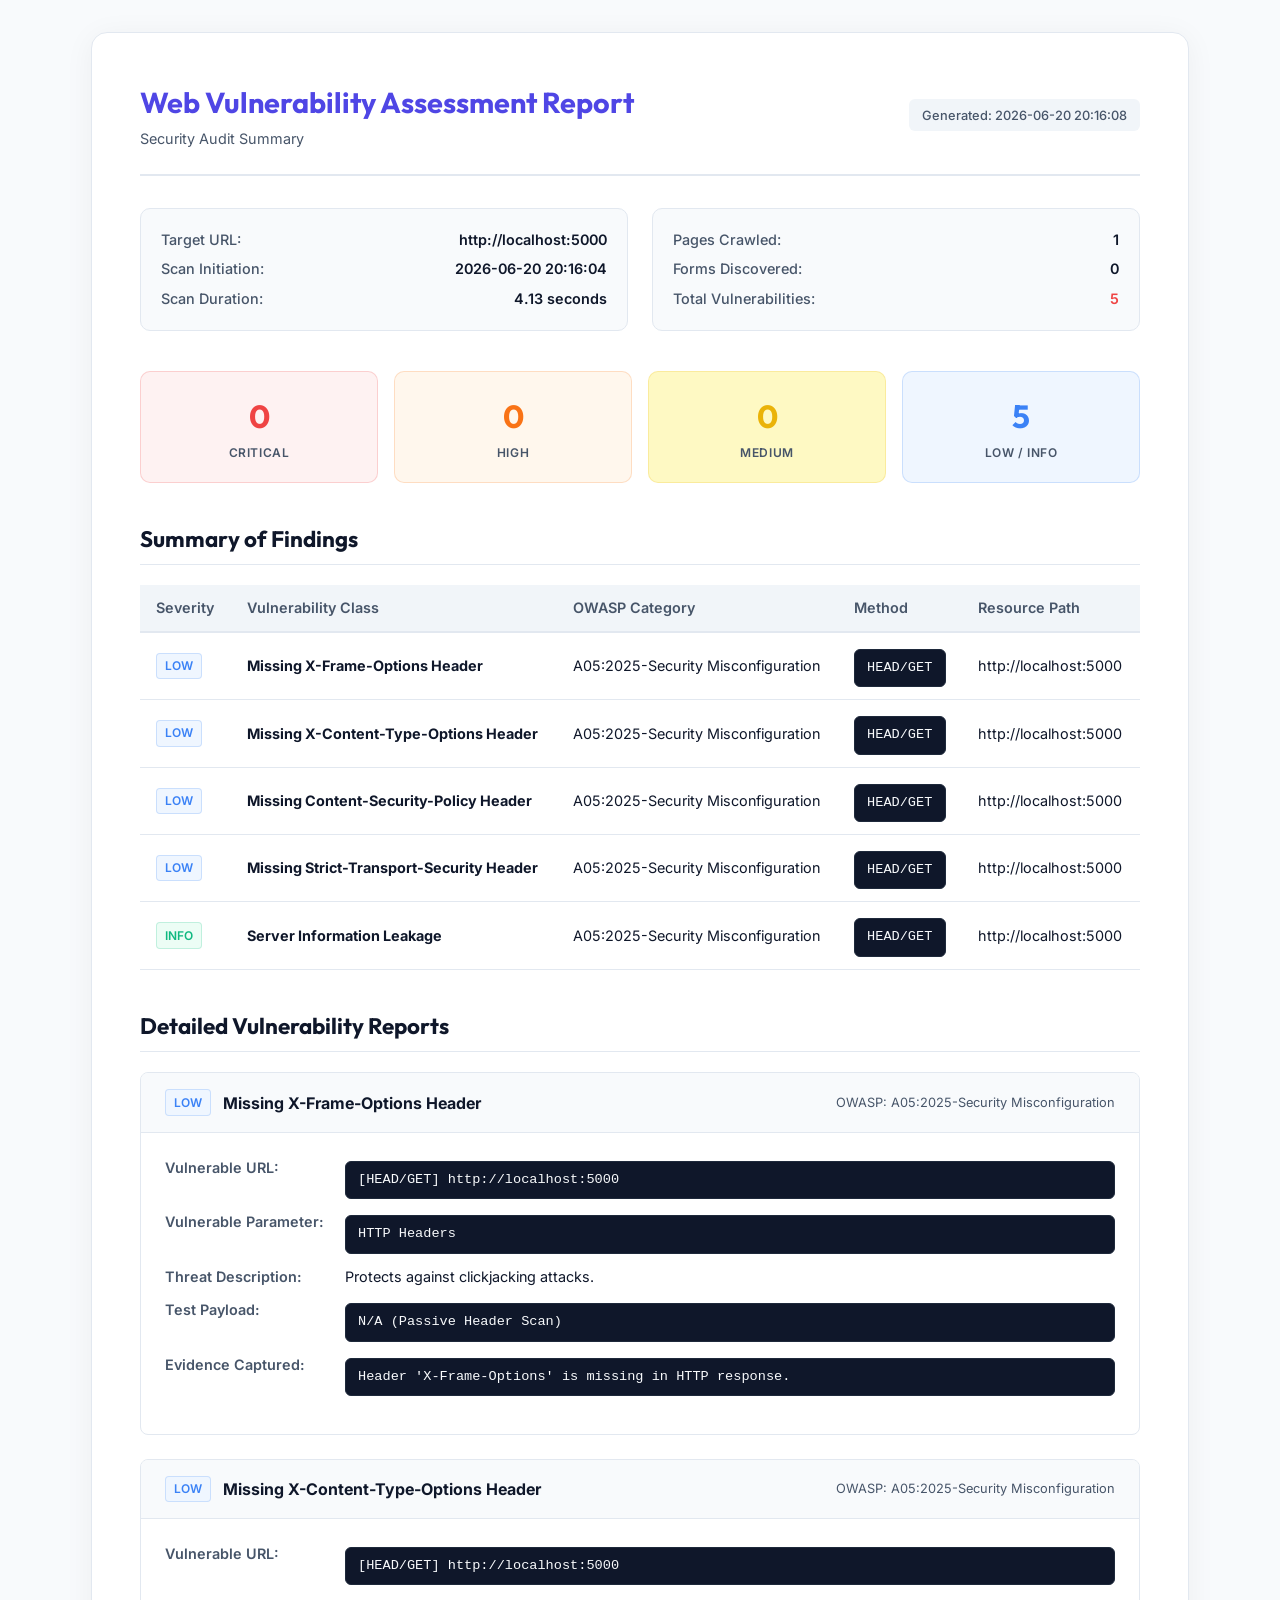
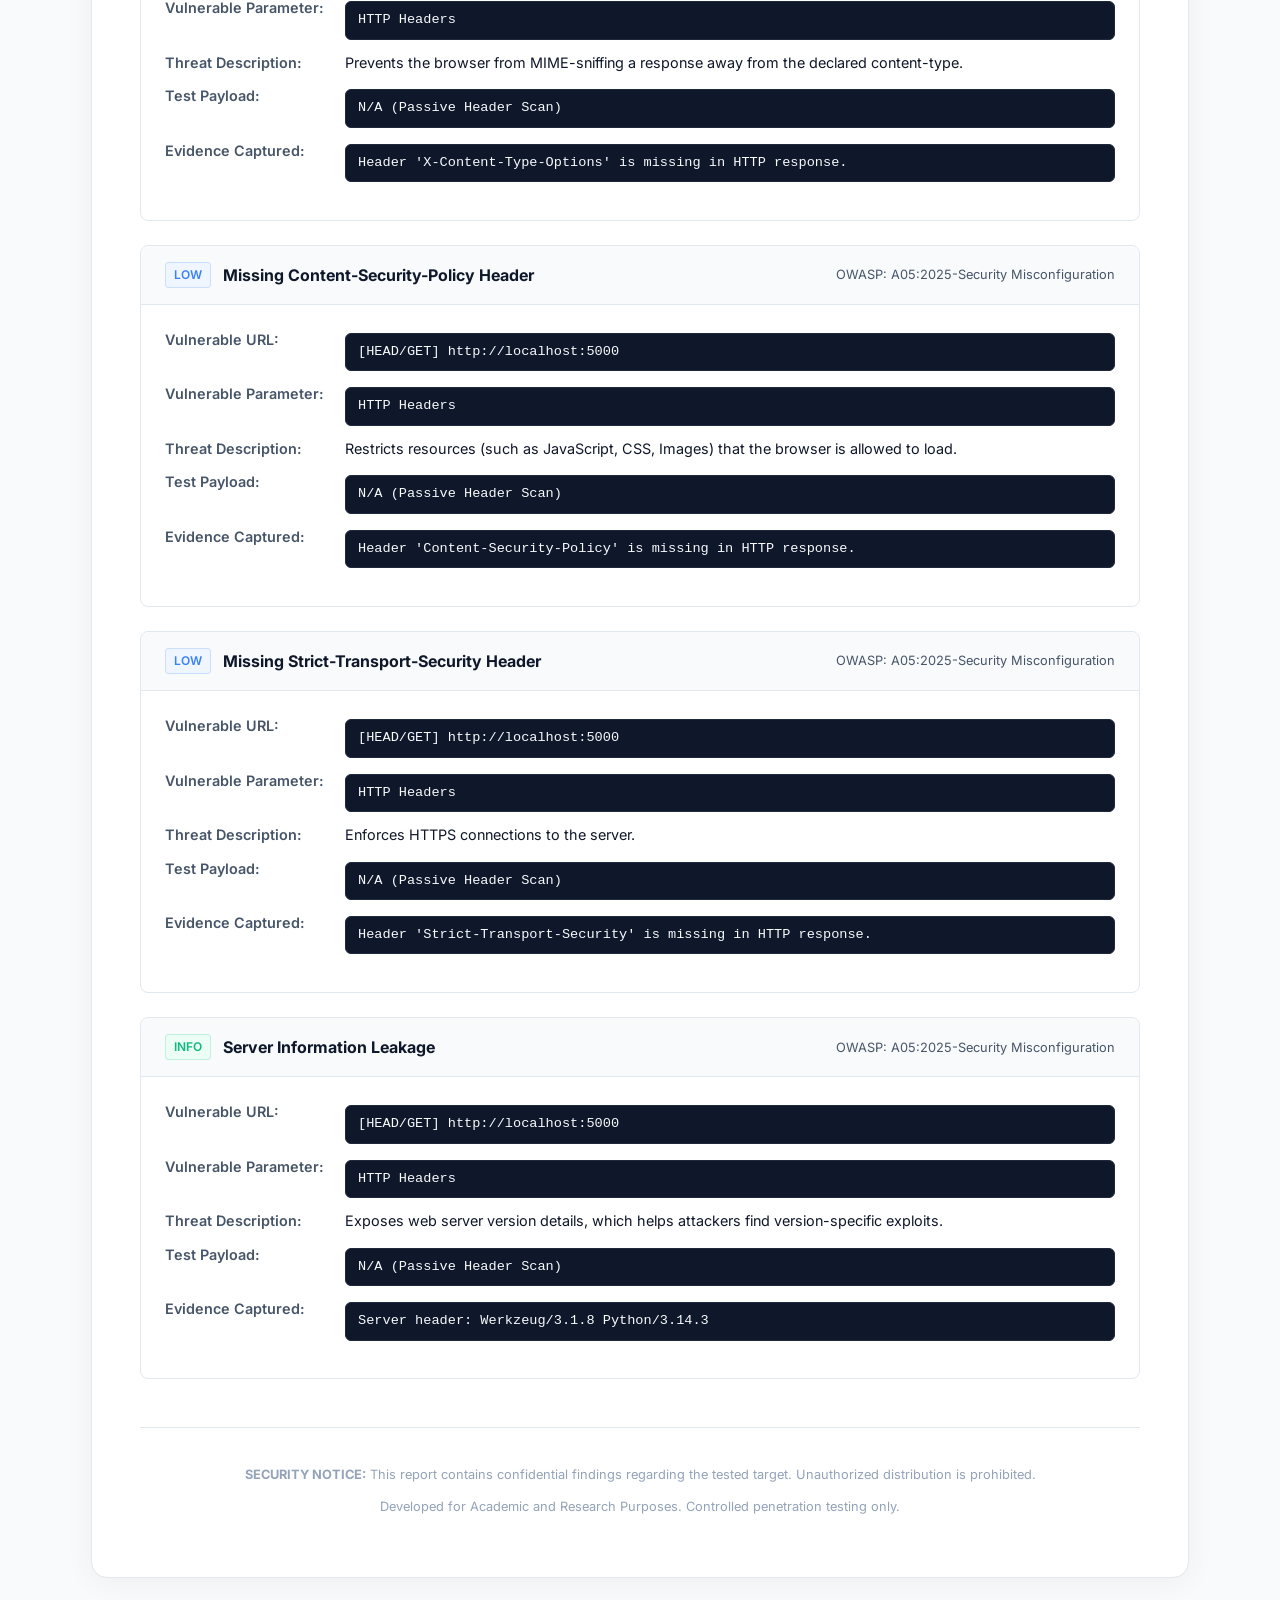
<file: Task-07/reports/scan_report_20260620_201608.html>
<!DOCTYPE html>
<html lang="en">
<head>
    <meta charset="UTF-8">
    <meta name="viewport" content="width=device-width, initial-scale=1.0">
    <title>Security Scan Report - http://localhost:5000</title>
    <style>
        @import url('https://fonts.googleapis.com/css2?family=Inter:wght@300;400;500;600;700&family=Outfit:wght@400;500;600;700&display=swap');
        
        :root {
            --bg-base: #f8fafc;
            --text-primary: #0f172a;
            --text-secondary: #475569;
            --text-muted: #94a3b8;
            --border-color: #e2e8f0;
            
            --color-critical: #ef4444;
            --color-critical-bg: #fef2f2;
            --color-high: #f97316;
            --color-high-bg: #fff7ed;
            --color-medium: #eab308;
            --color-medium-bg: #fef9c3;
            --color-low: #3b82f6;
            --color-low-bg: #eff6ff;
            --color-info: #10b981;
            --color-info-bg: #ecfdf5;
            
            --primary: #4f46e5;
        }

        body {
            font-family: 'Inter', sans-serif;
            background-color: var(--bg-base);
            color: var(--text-primary);
            margin: 0;
            padding: 2rem;
            line-height: 1.5;
        }

        .report-container {
            max-width: 1000px;
            margin: 0 auto;
            background: white;
            border-radius: 16px;
            box-shadow: 0 4px 30px rgba(0, 0, 0, 0.05);
            border: 1px solid var(--border-color);
            padding: 3rem;
        }

        header {
            display: flex;
            justify-content: space-between;
            align-items: center;
            border-bottom: 2px solid var(--border-color);
            padding-bottom: 1.5rem;
            margin-bottom: 2rem;
        }

        .logo-title h1 {
            font-family: 'Outfit', sans-serif;
            font-size: 1.8rem;
            margin: 0;
            color: var(--primary);
        }

        .logo-title p {
            margin: 0.25rem 0 0 0;
            color: var(--text-secondary);
            font-size: 0.9rem;
        }

        .badge-generation {
            background: #f1f5f9;
            color: var(--text-secondary);
            padding: 0.4rem 0.8rem;
            border-radius: 6px;
            font-size: 0.8rem;
            font-weight: 500;
        }

        .meta-grid {
            display: grid;
            grid-template-columns: repeat(2, 1fr);
            gap: 1.5rem;
            margin-bottom: 2.5rem;
        }

        .meta-card {
            background: #f8fafc;
            border: 1px solid var(--border-color);
            border-radius: 10px;
            padding: 1.25rem;
        }

        .meta-row {
            display: flex;
            justify-content: space-between;
            margin-bottom: 0.5rem;
            font-size: 0.9rem;
        }

        .meta-row:last-child {
            margin-bottom: 0;
        }

        .meta-label {
            font-weight: 500;
            color: var(--text-secondary);
        }

        .meta-value {
            font-weight: 600;
            color: var(--text-primary);
            word-break: break-all;
        }

        .stats-summary {
            display: flex;
            gap: 1rem;
            margin-bottom: 2.5rem;
        }

        .stat-card {
            flex: 1;
            padding: 1.25rem;
            border-radius: 10px;
            text-align: center;
            border: 1px solid var(--border-color);
        }

        .stat-val {
            font-family: 'Outfit', sans-serif;
            font-size: 2rem;
            font-weight: 700;
            margin-bottom: 0.25rem;
        }

        .stat-lbl {
            font-size: 0.75rem;
            text-transform: uppercase;
            letter-spacing: 0.05em;
            color: var(--text-secondary);
            font-weight: 600;
        }

        .stat-card.critical { background: var(--color-critical-bg); border-color: rgba(239, 68, 68, 0.2); color: var(--color-critical); }
        .stat-card.high { background: var(--color-high-bg); border-color: rgba(249, 115, 22, 0.2); color: var(--color-high); }
        .stat-card.medium { background: var(--color-medium-bg); border-color: rgba(234, 179, 8, 0.2); color: var(--color-medium); }
        .stat-card.low { background: var(--color-low-bg); border-color: rgba(59, 130, 246, 0.2); color: var(--color-low); }

        h2 {
            font-family: 'Outfit', sans-serif;
            font-size: 1.4rem;
            border-bottom: 1px solid var(--border-color);
            padding-bottom: 0.5rem;
            margin-top: 2rem;
            margin-bottom: 1.25rem;
        }

        table {
            width: 100%;
            border-collapse: collapse;
            margin-bottom: 2.5rem;
            font-size: 0.9rem;
        }

        th {
            background: #f1f5f9;
            padding: 0.75rem 1rem;
            font-weight: 600;
            color: var(--text-secondary);
            border-bottom: 2px solid var(--border-color);
            text-align: left;
        }

        td {
            padding: 0.75rem 1rem;
            border-bottom: 1px solid var(--border-color);
        }

        .badge {
            display: inline-block;
            padding: 0.2rem 0.5rem;
            border-radius: 4px;
            font-size: 0.75rem;
            font-weight: 600;
            text-transform: uppercase;
        }

        .badge.critical { background: var(--color-critical-bg); color: var(--color-critical); border: 1px solid rgba(239,68,68,0.2); }
        .badge.high { background: var(--color-high-bg); color: var(--color-high); border: 1px solid rgba(249,115,22,0.2); }
        .badge.medium { background: var(--color-medium-bg); color: var(--color-medium); border: 1px solid rgba(234,179,8,0.2); }
        .badge.low { background: var(--color-low-bg); color: var(--color-low); border: 1px solid rgba(59,130,246,0.2); }
        .badge.info { background: var(--color-info-bg); color: var(--color-info); border: 1px solid rgba(16,185,129,0.2); }

        .vuln-item {
            border: 1px solid var(--border-color);
            border-radius: 8px;
            margin-bottom: 1.5rem;
            overflow: hidden;
        }

        .vuln-head {
            background: #f8fafc;
            padding: 1rem 1.5rem;
            display: flex;
            justify-content: space-between;
            align-items: center;
            border-bottom: 1px solid var(--border-color);
        }

        .vuln-head-left {
            display: flex;
            align-items: center;
            gap: 0.75rem;
        }

        .vuln-title {
            font-weight: 700;
            font-size: 1rem;
        }

        .vuln-body {
            padding: 1.5rem;
        }

        .detail-row {
            display: grid;
            grid-template-columns: 180px 1fr;
            margin-bottom: 0.75rem;
            font-size: 0.9rem;
        }

        .detail-row:last-child {
            margin-bottom: 0;
        }

        .lbl {
            font-weight: 600;
            color: var(--text-secondary);
        }

        .val {
            word-break: break-all;
        }

        code, pre {
            font-family: 'Courier New', Courier, monospace;
            background: #0f172a;
            color: #f8fafc;
            padding: 0.5rem 0.75rem;
            border-radius: 6px;
            font-size: 0.85rem;
            display: block;
            margin-top: 0.25rem;
            white-space: pre-wrap;
            border: 1px solid #1e293b;
        }

        .ethical-footer {
            margin-top: 3rem;
            border-top: 1px solid var(--border-color);
            padding-top: 1.5rem;
            text-align: center;
            font-size: 0.8rem;
            color: var(--text-muted);
        }
    </style>
</head>
<body>
    <div class="report-container">
        <!-- Header -->
        <header>
            <div class="logo-title">
                <h1>Web Vulnerability Assessment Report</h1>
                <p>Security Audit Summary</p>
            </div>
            <div class="badge-generation">
                Generated: 2026-06-20 20:16:08
            </div>
        </header>

        <!-- Metadata -->
        <div class="meta-grid">
            <div class="meta-card">
                <div class="meta-row">
                    <span class="meta-label">Target URL:</span>
                    <span class="meta-value">http://localhost:5000</span>
                </div>
                <div class="meta-row">
                    <span class="meta-label">Scan Initiation:</span>
                    <span class="meta-value">2026-06-20 20:16:04</span>
                </div>
                <div class="meta-row">
                    <span class="meta-label">Scan Duration:</span>
                    <span class="meta-value">4.13 seconds</span>
                </div>
            </div>
            <div class="meta-card">
                <div class="meta-row">
                    <span class="meta-label">Pages Crawled:</span>
                    <span class="meta-value">1</span>
                </div>
                <div class="meta-row">
                    <span class="meta-label">Forms Discovered:</span>
                    <span class="meta-value">0</span>
                </div>
                <div class="meta-row">
                    <span class="meta-label">Total Vulnerabilities:</span>
                    <span class="meta-value" style="color: var(--color-critical);">
                        5
                    </span>
                </div>
            </div>
        </div>

        <!-- Severity Distribution -->
        
        
            
            
                
            
        
            
            
                
            
        
            
            
                
            
        
            
            
                
            
        
            
            
                
            
        

        <div class="stats-summary">
            <div class="stat-card critical">
                <div class="stat-val">0</div>
                <div class="stat-lbl">Critical</div>
            </div>
            <div class="stat-card high">
                <div class="stat-val">0</div>
                <div class="stat-lbl">High</div>
            </div>
            <div class="stat-card medium">
                <div class="stat-val">0</div>
                <div class="stat-lbl">Medium</div>
            </div>
            <div class="stat-card low">
                <div class="stat-val">5</div>
                <div class="stat-lbl">Low / Info</div>
            </div>
        </div>

        <!-- Findings List Table -->
        <h2>Summary of Findings</h2>
        
            <table>
                <thead>
                    <tr>
                        <th>Severity</th>
                        <th>Vulnerability Class</th>
                        <th>OWASP Category</th>
                        <th>Method</th>
                        <th>Resource Path</th>
                    </tr>
                </thead>
                <tbody>
                    
                        <tr>
                            <td><span class="badge low">Low</span></td>
                            <td><strong>Missing X-Frame-Options Header</strong></td>
                            <td>A05:2025-Security Misconfiguration</td>
                            <td><code>HEAD/GET</code></td>
                            <td style="word-break: break-all;">http://localhost:5000</td>
                        </tr>
                    
                        <tr>
                            <td><span class="badge low">Low</span></td>
                            <td><strong>Missing X-Content-Type-Options Header</strong></td>
                            <td>A05:2025-Security Misconfiguration</td>
                            <td><code>HEAD/GET</code></td>
                            <td style="word-break: break-all;">http://localhost:5000</td>
                        </tr>
                    
                        <tr>
                            <td><span class="badge low">Low</span></td>
                            <td><strong>Missing Content-Security-Policy Header</strong></td>
                            <td>A05:2025-Security Misconfiguration</td>
                            <td><code>HEAD/GET</code></td>
                            <td style="word-break: break-all;">http://localhost:5000</td>
                        </tr>
                    
                        <tr>
                            <td><span class="badge low">Low</span></td>
                            <td><strong>Missing Strict-Transport-Security Header</strong></td>
                            <td>A05:2025-Security Misconfiguration</td>
                            <td><code>HEAD/GET</code></td>
                            <td style="word-break: break-all;">http://localhost:5000</td>
                        </tr>
                    
                        <tr>
                            <td><span class="badge info">Info</span></td>
                            <td><strong>Server Information Leakage</strong></td>
                            <td>A05:2025-Security Misconfiguration</td>
                            <td><code>HEAD/GET</code></td>
                            <td style="word-break: break-all;">http://localhost:5000</td>
                        </tr>
                    
                </tbody>
            </table>
        

        <!-- Detailed Vulnerability Disclosures -->
        
            <h2>Detailed Vulnerability Reports</h2>
            
                <div class="vuln-item">
                    <div class="vuln-head">
                        <div class="vuln-head-left">
                            <span class="badge low">Low</span>
                            <span class="vuln-title">Missing X-Frame-Options Header</span>
                        </div>
                        <div style="font-size: 0.8rem; color: var(--text-secondary);">OWASP: A05:2025-Security Misconfiguration</div>
                    </div>
                    <div class="vuln-body">
                        <div class="detail-row">
                            <div class="lbl">Vulnerable URL:</div>
                            <div class="val"><code>[HEAD/GET] http://localhost:5000</code></div>
                        </div>
                        <div class="detail-row">
                            <div class="lbl">Vulnerable Parameter:</div>
                            <div class="val"><code>HTTP Headers</code></div>
                        </div>
                        <div class="detail-row">
                            <div class="lbl">Threat Description:</div>
                            <div class="val">Protects against clickjacking attacks.</div>
                        </div>
                        <div class="detail-row">
                            <div class="lbl">Test Payload:</div>
                            <div class="val"><code>N/A (Passive Header Scan)</code></div>
                        </div>
                        <div class="detail-row">
                            <div class="lbl">Evidence Captured:</div>
                            <div class="val">
                                <pre>Header 'X-Frame-Options' is missing in HTTP response.</pre>
                            </div>
                        </div>
                    </div>
                </div>
            
                <div class="vuln-item">
                    <div class="vuln-head">
                        <div class="vuln-head-left">
                            <span class="badge low">Low</span>
                            <span class="vuln-title">Missing X-Content-Type-Options Header</span>
                        </div>
                        <div style="font-size: 0.8rem; color: var(--text-secondary);">OWASP: A05:2025-Security Misconfiguration</div>
                    </div>
                    <div class="vuln-body">
                        <div class="detail-row">
                            <div class="lbl">Vulnerable URL:</div>
                            <div class="val"><code>[HEAD/GET] http://localhost:5000</code></div>
                        </div>
                        <div class="detail-row">
                            <div class="lbl">Vulnerable Parameter:</div>
                            <div class="val"><code>HTTP Headers</code></div>
                        </div>
                        <div class="detail-row">
                            <div class="lbl">Threat Description:</div>
                            <div class="val">Prevents the browser from MIME-sniffing a response away from the declared content-type.</div>
                        </div>
                        <div class="detail-row">
                            <div class="lbl">Test Payload:</div>
                            <div class="val"><code>N/A (Passive Header Scan)</code></div>
                        </div>
                        <div class="detail-row">
                            <div class="lbl">Evidence Captured:</div>
                            <div class="val">
                                <pre>Header 'X-Content-Type-Options' is missing in HTTP response.</pre>
                            </div>
                        </div>
                    </div>
                </div>
            
                <div class="vuln-item">
                    <div class="vuln-head">
                        <div class="vuln-head-left">
                            <span class="badge low">Low</span>
                            <span class="vuln-title">Missing Content-Security-Policy Header</span>
                        </div>
                        <div style="font-size: 0.8rem; color: var(--text-secondary);">OWASP: A05:2025-Security Misconfiguration</div>
                    </div>
                    <div class="vuln-body">
                        <div class="detail-row">
                            <div class="lbl">Vulnerable URL:</div>
                            <div class="val"><code>[HEAD/GET] http://localhost:5000</code></div>
                        </div>
                        <div class="detail-row">
                            <div class="lbl">Vulnerable Parameter:</div>
                            <div class="val"><code>HTTP Headers</code></div>
                        </div>
                        <div class="detail-row">
                            <div class="lbl">Threat Description:</div>
                            <div class="val">Restricts resources (such as JavaScript, CSS, Images) that the browser is allowed to load.</div>
                        </div>
                        <div class="detail-row">
                            <div class="lbl">Test Payload:</div>
                            <div class="val"><code>N/A (Passive Header Scan)</code></div>
                        </div>
                        <div class="detail-row">
                            <div class="lbl">Evidence Captured:</div>
                            <div class="val">
                                <pre>Header 'Content-Security-Policy' is missing in HTTP response.</pre>
                            </div>
                        </div>
                    </div>
                </div>
            
                <div class="vuln-item">
                    <div class="vuln-head">
                        <div class="vuln-head-left">
                            <span class="badge low">Low</span>
                            <span class="vuln-title">Missing Strict-Transport-Security Header</span>
                        </div>
                        <div style="font-size: 0.8rem; color: var(--text-secondary);">OWASP: A05:2025-Security Misconfiguration</div>
                    </div>
                    <div class="vuln-body">
                        <div class="detail-row">
                            <div class="lbl">Vulnerable URL:</div>
                            <div class="val"><code>[HEAD/GET] http://localhost:5000</code></div>
                        </div>
                        <div class="detail-row">
                            <div class="lbl">Vulnerable Parameter:</div>
                            <div class="val"><code>HTTP Headers</code></div>
                        </div>
                        <div class="detail-row">
                            <div class="lbl">Threat Description:</div>
                            <div class="val">Enforces HTTPS connections to the server.</div>
                        </div>
                        <div class="detail-row">
                            <div class="lbl">Test Payload:</div>
                            <div class="val"><code>N/A (Passive Header Scan)</code></div>
                        </div>
                        <div class="detail-row">
                            <div class="lbl">Evidence Captured:</div>
                            <div class="val">
                                <pre>Header 'Strict-Transport-Security' is missing in HTTP response.</pre>
                            </div>
                        </div>
                    </div>
                </div>
            
                <div class="vuln-item">
                    <div class="vuln-head">
                        <div class="vuln-head-left">
                            <span class="badge info">Info</span>
                            <span class="vuln-title">Server Information Leakage</span>
                        </div>
                        <div style="font-size: 0.8rem; color: var(--text-secondary);">OWASP: A05:2025-Security Misconfiguration</div>
                    </div>
                    <div class="vuln-body">
                        <div class="detail-row">
                            <div class="lbl">Vulnerable URL:</div>
                            <div class="val"><code>[HEAD/GET] http://localhost:5000</code></div>
                        </div>
                        <div class="detail-row">
                            <div class="lbl">Vulnerable Parameter:</div>
                            <div class="val"><code>HTTP Headers</code></div>
                        </div>
                        <div class="detail-row">
                            <div class="lbl">Threat Description:</div>
                            <div class="val">Exposes web server version details, which helps attackers find version-specific exploits.</div>
                        </div>
                        <div class="detail-row">
                            <div class="lbl">Test Payload:</div>
                            <div class="val"><code>N/A (Passive Header Scan)</code></div>
                        </div>
                        <div class="detail-row">
                            <div class="lbl">Evidence Captured:</div>
                            <div class="val">
                                <pre>Server header: Werkzeug/3.1.8 Python/3.14.3</pre>
                            </div>
                        </div>
                    </div>
                </div>
            
        

        <!-- Ethical Footer -->
        <div class="ethical-footer">
            <p><strong>SECURITY NOTICE:</strong> This report contains confidential findings regarding the tested target. Unauthorized distribution is prohibited.</p>
            <p>Developed for Academic and Research Purposes. Controlled penetration testing only.</p>
        </div>
    </div>
</body>
</html>
</file>
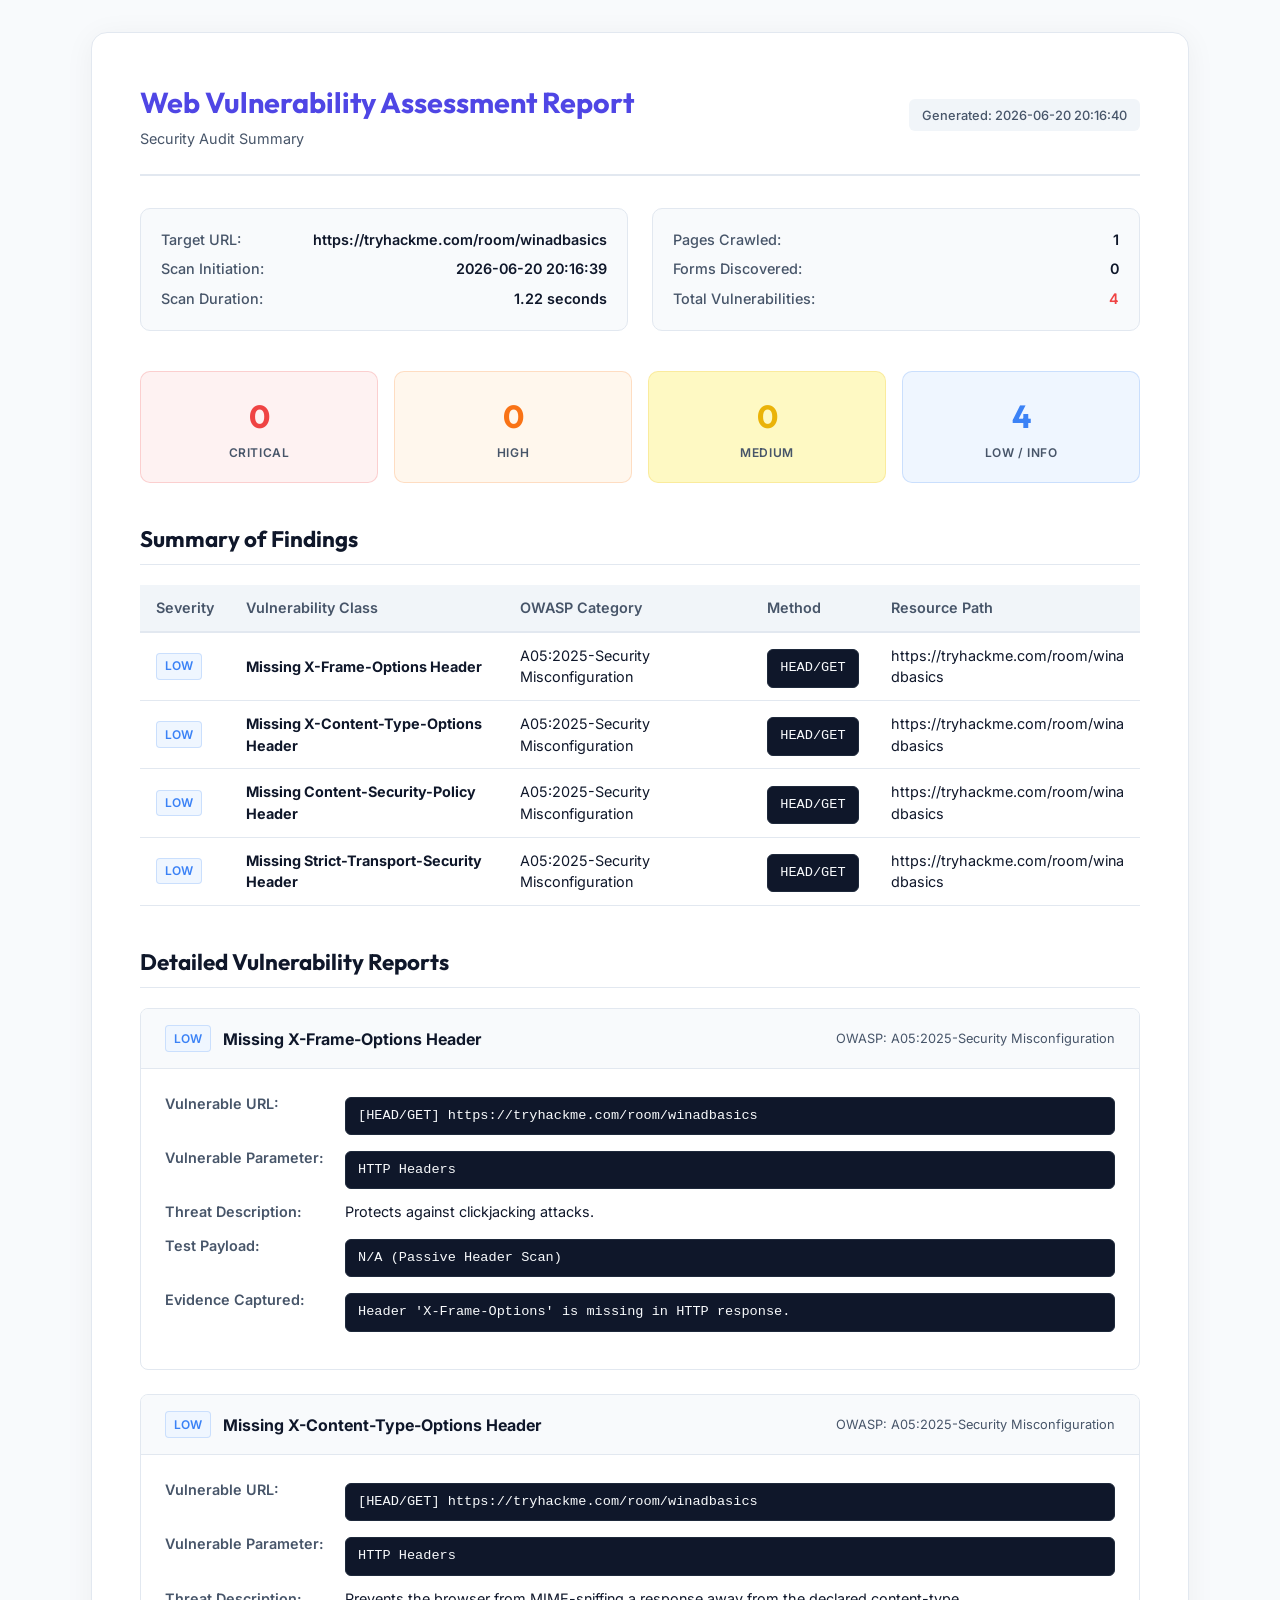
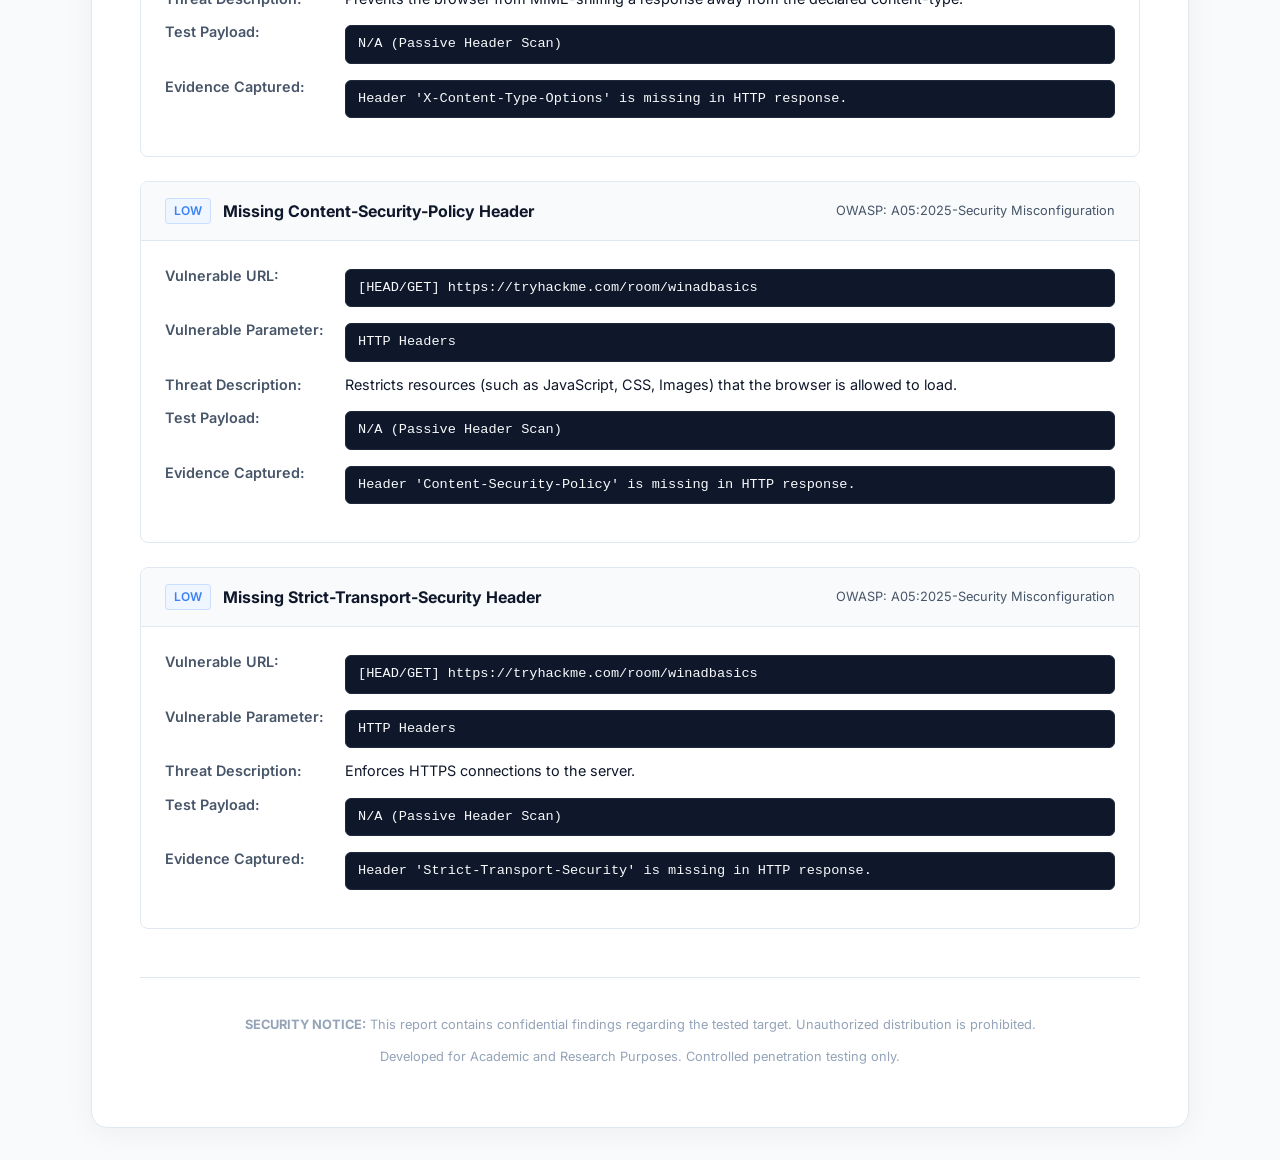
<file: Task-07/reports/scan_report_20260620_201640.html>
<!DOCTYPE html>
<html lang="en">
<head>
    <meta charset="UTF-8">
    <meta name="viewport" content="width=device-width, initial-scale=1.0">
    <title>Security Scan Report - https://tryhackme.com/room/winadbasics</title>
    <style>
        @import url('https://fonts.googleapis.com/css2?family=Inter:wght@300;400;500;600;700&family=Outfit:wght@400;500;600;700&display=swap');
        
        :root {
            --bg-base: #f8fafc;
            --text-primary: #0f172a;
            --text-secondary: #475569;
            --text-muted: #94a3b8;
            --border-color: #e2e8f0;
            
            --color-critical: #ef4444;
            --color-critical-bg: #fef2f2;
            --color-high: #f97316;
            --color-high-bg: #fff7ed;
            --color-medium: #eab308;
            --color-medium-bg: #fef9c3;
            --color-low: #3b82f6;
            --color-low-bg: #eff6ff;
            --color-info: #10b981;
            --color-info-bg: #ecfdf5;
            
            --primary: #4f46e5;
        }

        body {
            font-family: 'Inter', sans-serif;
            background-color: var(--bg-base);
            color: var(--text-primary);
            margin: 0;
            padding: 2rem;
            line-height: 1.5;
        }

        .report-container {
            max-width: 1000px;
            margin: 0 auto;
            background: white;
            border-radius: 16px;
            box-shadow: 0 4px 30px rgba(0, 0, 0, 0.05);
            border: 1px solid var(--border-color);
            padding: 3rem;
        }

        header {
            display: flex;
            justify-content: space-between;
            align-items: center;
            border-bottom: 2px solid var(--border-color);
            padding-bottom: 1.5rem;
            margin-bottom: 2rem;
        }

        .logo-title h1 {
            font-family: 'Outfit', sans-serif;
            font-size: 1.8rem;
            margin: 0;
            color: var(--primary);
        }

        .logo-title p {
            margin: 0.25rem 0 0 0;
            color: var(--text-secondary);
            font-size: 0.9rem;
        }

        .badge-generation {
            background: #f1f5f9;
            color: var(--text-secondary);
            padding: 0.4rem 0.8rem;
            border-radius: 6px;
            font-size: 0.8rem;
            font-weight: 500;
        }

        .meta-grid {
            display: grid;
            grid-template-columns: repeat(2, 1fr);
            gap: 1.5rem;
            margin-bottom: 2.5rem;
        }

        .meta-card {
            background: #f8fafc;
            border: 1px solid var(--border-color);
            border-radius: 10px;
            padding: 1.25rem;
        }

        .meta-row {
            display: flex;
            justify-content: space-between;
            margin-bottom: 0.5rem;
            font-size: 0.9rem;
        }

        .meta-row:last-child {
            margin-bottom: 0;
        }

        .meta-label {
            font-weight: 500;
            color: var(--text-secondary);
        }

        .meta-value {
            font-weight: 600;
            color: var(--text-primary);
            word-break: break-all;
        }

        .stats-summary {
            display: flex;
            gap: 1rem;
            margin-bottom: 2.5rem;
        }

        .stat-card {
            flex: 1;
            padding: 1.25rem;
            border-radius: 10px;
            text-align: center;
            border: 1px solid var(--border-color);
        }

        .stat-val {
            font-family: 'Outfit', sans-serif;
            font-size: 2rem;
            font-weight: 700;
            margin-bottom: 0.25rem;
        }

        .stat-lbl {
            font-size: 0.75rem;
            text-transform: uppercase;
            letter-spacing: 0.05em;
            color: var(--text-secondary);
            font-weight: 600;
        }

        .stat-card.critical { background: var(--color-critical-bg); border-color: rgba(239, 68, 68, 0.2); color: var(--color-critical); }
        .stat-card.high { background: var(--color-high-bg); border-color: rgba(249, 115, 22, 0.2); color: var(--color-high); }
        .stat-card.medium { background: var(--color-medium-bg); border-color: rgba(234, 179, 8, 0.2); color: var(--color-medium); }
        .stat-card.low { background: var(--color-low-bg); border-color: rgba(59, 130, 246, 0.2); color: var(--color-low); }

        h2 {
            font-family: 'Outfit', sans-serif;
            font-size: 1.4rem;
            border-bottom: 1px solid var(--border-color);
            padding-bottom: 0.5rem;
            margin-top: 2rem;
            margin-bottom: 1.25rem;
        }

        table {
            width: 100%;
            border-collapse: collapse;
            margin-bottom: 2.5rem;
            font-size: 0.9rem;
        }

        th {
            background: #f1f5f9;
            padding: 0.75rem 1rem;
            font-weight: 600;
            color: var(--text-secondary);
            border-bottom: 2px solid var(--border-color);
            text-align: left;
        }

        td {
            padding: 0.75rem 1rem;
            border-bottom: 1px solid var(--border-color);
        }

        .badge {
            display: inline-block;
            padding: 0.2rem 0.5rem;
            border-radius: 4px;
            font-size: 0.75rem;
            font-weight: 600;
            text-transform: uppercase;
        }

        .badge.critical { background: var(--color-critical-bg); color: var(--color-critical); border: 1px solid rgba(239,68,68,0.2); }
        .badge.high { background: var(--color-high-bg); color: var(--color-high); border: 1px solid rgba(249,115,22,0.2); }
        .badge.medium { background: var(--color-medium-bg); color: var(--color-medium); border: 1px solid rgba(234,179,8,0.2); }
        .badge.low { background: var(--color-low-bg); color: var(--color-low); border: 1px solid rgba(59,130,246,0.2); }
        .badge.info { background: var(--color-info-bg); color: var(--color-info); border: 1px solid rgba(16,185,129,0.2); }

        .vuln-item {
            border: 1px solid var(--border-color);
            border-radius: 8px;
            margin-bottom: 1.5rem;
            overflow: hidden;
        }

        .vuln-head {
            background: #f8fafc;
            padding: 1rem 1.5rem;
            display: flex;
            justify-content: space-between;
            align-items: center;
            border-bottom: 1px solid var(--border-color);
        }

        .vuln-head-left {
            display: flex;
            align-items: center;
            gap: 0.75rem;
        }

        .vuln-title {
            font-weight: 700;
            font-size: 1rem;
        }

        .vuln-body {
            padding: 1.5rem;
        }

        .detail-row {
            display: grid;
            grid-template-columns: 180px 1fr;
            margin-bottom: 0.75rem;
            font-size: 0.9rem;
        }

        .detail-row:last-child {
            margin-bottom: 0;
        }

        .lbl {
            font-weight: 600;
            color: var(--text-secondary);
        }

        .val {
            word-break: break-all;
        }

        code, pre {
            font-family: 'Courier New', Courier, monospace;
            background: #0f172a;
            color: #f8fafc;
            padding: 0.5rem 0.75rem;
            border-radius: 6px;
            font-size: 0.85rem;
            display: block;
            margin-top: 0.25rem;
            white-space: pre-wrap;
            border: 1px solid #1e293b;
        }

        .ethical-footer {
            margin-top: 3rem;
            border-top: 1px solid var(--border-color);
            padding-top: 1.5rem;
            text-align: center;
            font-size: 0.8rem;
            color: var(--text-muted);
        }
    </style>
</head>
<body>
    <div class="report-container">
        <!-- Header -->
        <header>
            <div class="logo-title">
                <h1>Web Vulnerability Assessment Report</h1>
                <p>Security Audit Summary</p>
            </div>
            <div class="badge-generation">
                Generated: 2026-06-20 20:16:40
            </div>
        </header>

        <!-- Metadata -->
        <div class="meta-grid">
            <div class="meta-card">
                <div class="meta-row">
                    <span class="meta-label">Target URL:</span>
                    <span class="meta-value">https://tryhackme.com/room/winadbasics</span>
                </div>
                <div class="meta-row">
                    <span class="meta-label">Scan Initiation:</span>
                    <span class="meta-value">2026-06-20 20:16:39</span>
                </div>
                <div class="meta-row">
                    <span class="meta-label">Scan Duration:</span>
                    <span class="meta-value">1.22 seconds</span>
                </div>
            </div>
            <div class="meta-card">
                <div class="meta-row">
                    <span class="meta-label">Pages Crawled:</span>
                    <span class="meta-value">1</span>
                </div>
                <div class="meta-row">
                    <span class="meta-label">Forms Discovered:</span>
                    <span class="meta-value">0</span>
                </div>
                <div class="meta-row">
                    <span class="meta-label">Total Vulnerabilities:</span>
                    <span class="meta-value" style="color: var(--color-critical);">
                        4
                    </span>
                </div>
            </div>
        </div>

        <!-- Severity Distribution -->
        
        
            
            
                
            
        
            
            
                
            
        
            
            
                
            
        
            
            
                
            
        

        <div class="stats-summary">
            <div class="stat-card critical">
                <div class="stat-val">0</div>
                <div class="stat-lbl">Critical</div>
            </div>
            <div class="stat-card high">
                <div class="stat-val">0</div>
                <div class="stat-lbl">High</div>
            </div>
            <div class="stat-card medium">
                <div class="stat-val">0</div>
                <div class="stat-lbl">Medium</div>
            </div>
            <div class="stat-card low">
                <div class="stat-val">4</div>
                <div class="stat-lbl">Low / Info</div>
            </div>
        </div>

        <!-- Findings List Table -->
        <h2>Summary of Findings</h2>
        
            <table>
                <thead>
                    <tr>
                        <th>Severity</th>
                        <th>Vulnerability Class</th>
                        <th>OWASP Category</th>
                        <th>Method</th>
                        <th>Resource Path</th>
                    </tr>
                </thead>
                <tbody>
                    
                        <tr>
                            <td><span class="badge low">Low</span></td>
                            <td><strong>Missing X-Frame-Options Header</strong></td>
                            <td>A05:2025-Security Misconfiguration</td>
                            <td><code>HEAD/GET</code></td>
                            <td style="word-break: break-all;">https://tryhackme.com/room/winadbasics</td>
                        </tr>
                    
                        <tr>
                            <td><span class="badge low">Low</span></td>
                            <td><strong>Missing X-Content-Type-Options Header</strong></td>
                            <td>A05:2025-Security Misconfiguration</td>
                            <td><code>HEAD/GET</code></td>
                            <td style="word-break: break-all;">https://tryhackme.com/room/winadbasics</td>
                        </tr>
                    
                        <tr>
                            <td><span class="badge low">Low</span></td>
                            <td><strong>Missing Content-Security-Policy Header</strong></td>
                            <td>A05:2025-Security Misconfiguration</td>
                            <td><code>HEAD/GET</code></td>
                            <td style="word-break: break-all;">https://tryhackme.com/room/winadbasics</td>
                        </tr>
                    
                        <tr>
                            <td><span class="badge low">Low</span></td>
                            <td><strong>Missing Strict-Transport-Security Header</strong></td>
                            <td>A05:2025-Security Misconfiguration</td>
                            <td><code>HEAD/GET</code></td>
                            <td style="word-break: break-all;">https://tryhackme.com/room/winadbasics</td>
                        </tr>
                    
                </tbody>
            </table>
        

        <!-- Detailed Vulnerability Disclosures -->
        
            <h2>Detailed Vulnerability Reports</h2>
            
                <div class="vuln-item">
                    <div class="vuln-head">
                        <div class="vuln-head-left">
                            <span class="badge low">Low</span>
                            <span class="vuln-title">Missing X-Frame-Options Header</span>
                        </div>
                        <div style="font-size: 0.8rem; color: var(--text-secondary);">OWASP: A05:2025-Security Misconfiguration</div>
                    </div>
                    <div class="vuln-body">
                        <div class="detail-row">
                            <div class="lbl">Vulnerable URL:</div>
                            <div class="val"><code>[HEAD/GET] https://tryhackme.com/room/winadbasics</code></div>
                        </div>
                        <div class="detail-row">
                            <div class="lbl">Vulnerable Parameter:</div>
                            <div class="val"><code>HTTP Headers</code></div>
                        </div>
                        <div class="detail-row">
                            <div class="lbl">Threat Description:</div>
                            <div class="val">Protects against clickjacking attacks.</div>
                        </div>
                        <div class="detail-row">
                            <div class="lbl">Test Payload:</div>
                            <div class="val"><code>N/A (Passive Header Scan)</code></div>
                        </div>
                        <div class="detail-row">
                            <div class="lbl">Evidence Captured:</div>
                            <div class="val">
                                <pre>Header 'X-Frame-Options' is missing in HTTP response.</pre>
                            </div>
                        </div>
                    </div>
                </div>
            
                <div class="vuln-item">
                    <div class="vuln-head">
                        <div class="vuln-head-left">
                            <span class="badge low">Low</span>
                            <span class="vuln-title">Missing X-Content-Type-Options Header</span>
                        </div>
                        <div style="font-size: 0.8rem; color: var(--text-secondary);">OWASP: A05:2025-Security Misconfiguration</div>
                    </div>
                    <div class="vuln-body">
                        <div class="detail-row">
                            <div class="lbl">Vulnerable URL:</div>
                            <div class="val"><code>[HEAD/GET] https://tryhackme.com/room/winadbasics</code></div>
                        </div>
                        <div class="detail-row">
                            <div class="lbl">Vulnerable Parameter:</div>
                            <div class="val"><code>HTTP Headers</code></div>
                        </div>
                        <div class="detail-row">
                            <div class="lbl">Threat Description:</div>
                            <div class="val">Prevents the browser from MIME-sniffing a response away from the declared content-type.</div>
                        </div>
                        <div class="detail-row">
                            <div class="lbl">Test Payload:</div>
                            <div class="val"><code>N/A (Passive Header Scan)</code></div>
                        </div>
                        <div class="detail-row">
                            <div class="lbl">Evidence Captured:</div>
                            <div class="val">
                                <pre>Header 'X-Content-Type-Options' is missing in HTTP response.</pre>
                            </div>
                        </div>
                    </div>
                </div>
            
                <div class="vuln-item">
                    <div class="vuln-head">
                        <div class="vuln-head-left">
                            <span class="badge low">Low</span>
                            <span class="vuln-title">Missing Content-Security-Policy Header</span>
                        </div>
                        <div style="font-size: 0.8rem; color: var(--text-secondary);">OWASP: A05:2025-Security Misconfiguration</div>
                    </div>
                    <div class="vuln-body">
                        <div class="detail-row">
                            <div class="lbl">Vulnerable URL:</div>
                            <div class="val"><code>[HEAD/GET] https://tryhackme.com/room/winadbasics</code></div>
                        </div>
                        <div class="detail-row">
                            <div class="lbl">Vulnerable Parameter:</div>
                            <div class="val"><code>HTTP Headers</code></div>
                        </div>
                        <div class="detail-row">
                            <div class="lbl">Threat Description:</div>
                            <div class="val">Restricts resources (such as JavaScript, CSS, Images) that the browser is allowed to load.</div>
                        </div>
                        <div class="detail-row">
                            <div class="lbl">Test Payload:</div>
                            <div class="val"><code>N/A (Passive Header Scan)</code></div>
                        </div>
                        <div class="detail-row">
                            <div class="lbl">Evidence Captured:</div>
                            <div class="val">
                                <pre>Header 'Content-Security-Policy' is missing in HTTP response.</pre>
                            </div>
                        </div>
                    </div>
                </div>
            
                <div class="vuln-item">
                    <div class="vuln-head">
                        <div class="vuln-head-left">
                            <span class="badge low">Low</span>
                            <span class="vuln-title">Missing Strict-Transport-Security Header</span>
                        </div>
                        <div style="font-size: 0.8rem; color: var(--text-secondary);">OWASP: A05:2025-Security Misconfiguration</div>
                    </div>
                    <div class="vuln-body">
                        <div class="detail-row">
                            <div class="lbl">Vulnerable URL:</div>
                            <div class="val"><code>[HEAD/GET] https://tryhackme.com/room/winadbasics</code></div>
                        </div>
                        <div class="detail-row">
                            <div class="lbl">Vulnerable Parameter:</div>
                            <div class="val"><code>HTTP Headers</code></div>
                        </div>
                        <div class="detail-row">
                            <div class="lbl">Threat Description:</div>
                            <div class="val">Enforces HTTPS connections to the server.</div>
                        </div>
                        <div class="detail-row">
                            <div class="lbl">Test Payload:</div>
                            <div class="val"><code>N/A (Passive Header Scan)</code></div>
                        </div>
                        <div class="detail-row">
                            <div class="lbl">Evidence Captured:</div>
                            <div class="val">
                                <pre>Header 'Strict-Transport-Security' is missing in HTTP response.</pre>
                            </div>
                        </div>
                    </div>
                </div>
            
        

        <!-- Ethical Footer -->
        <div class="ethical-footer">
            <p><strong>SECURITY NOTICE:</strong> This report contains confidential findings regarding the tested target. Unauthorized distribution is prohibited.</p>
            <p>Developed for Academic and Research Purposes. Controlled penetration testing only.</p>
        </div>
    </div>
</body>
</html>
</file>
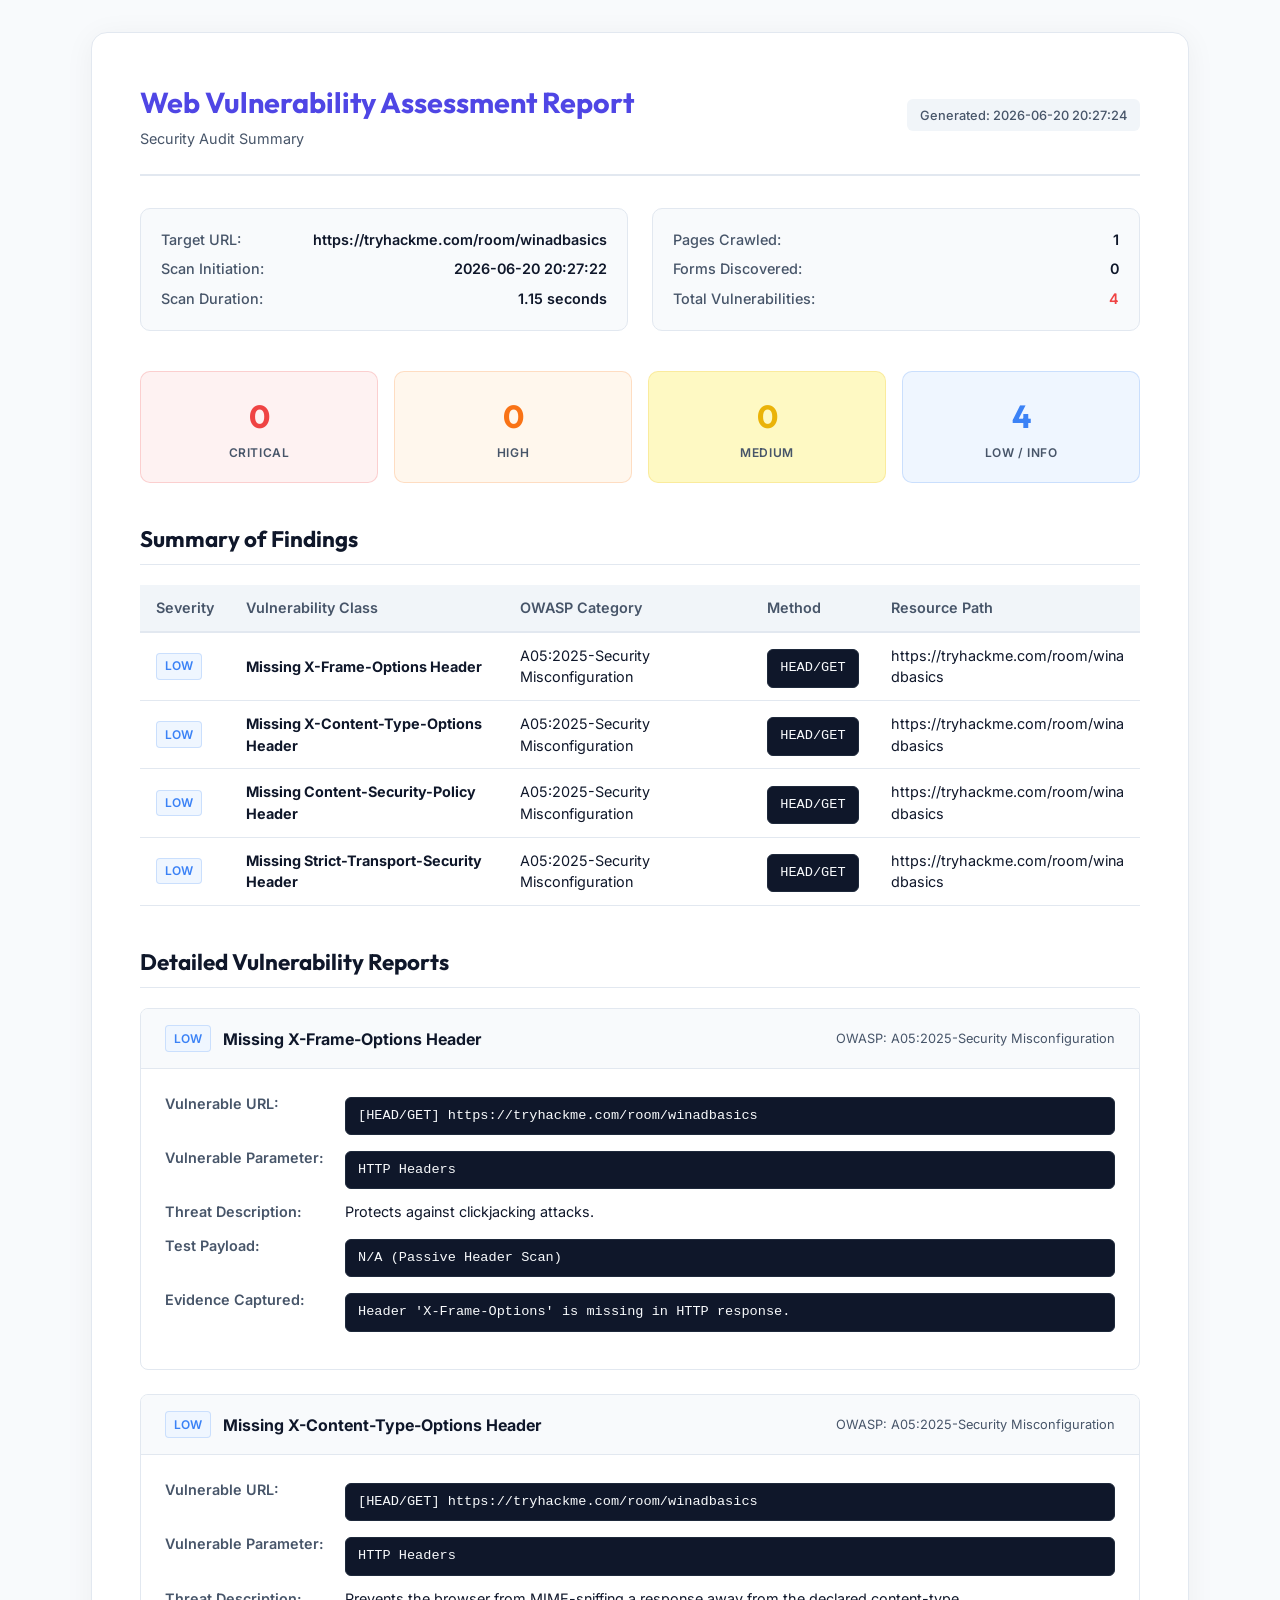
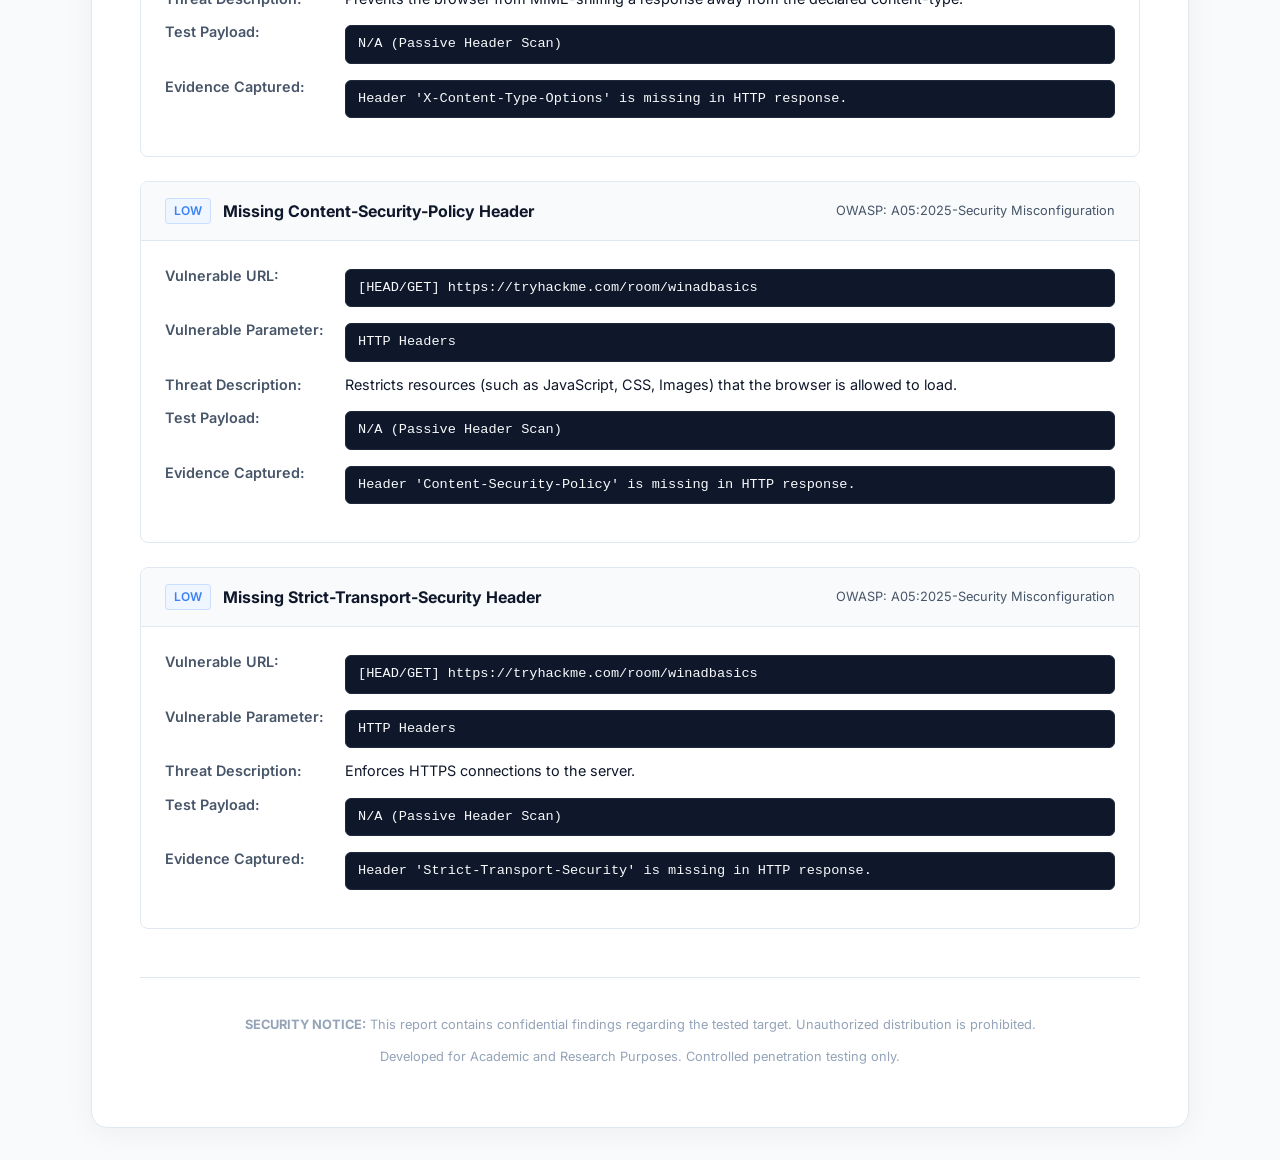
<file: Task-07/reports/scan_report_20260620_202724.html>
<!DOCTYPE html>
<html lang="en">
<head>
    <meta charset="UTF-8">
    <meta name="viewport" content="width=device-width, initial-scale=1.0">
    <title>Security Scan Report - https://tryhackme.com/room/winadbasics</title>
    <style>
        @import url('https://fonts.googleapis.com/css2?family=Inter:wght@300;400;500;600;700&family=Outfit:wght@400;500;600;700&display=swap');
        
        :root {
            --bg-base: #f8fafc;
            --text-primary: #0f172a;
            --text-secondary: #475569;
            --text-muted: #94a3b8;
            --border-color: #e2e8f0;
            
            --color-critical: #ef4444;
            --color-critical-bg: #fef2f2;
            --color-high: #f97316;
            --color-high-bg: #fff7ed;
            --color-medium: #eab308;
            --color-medium-bg: #fef9c3;
            --color-low: #3b82f6;
            --color-low-bg: #eff6ff;
            --color-info: #10b981;
            --color-info-bg: #ecfdf5;
            
            --primary: #4f46e5;
        }

        body {
            font-family: 'Inter', sans-serif;
            background-color: var(--bg-base);
            color: var(--text-primary);
            margin: 0;
            padding: 2rem;
            line-height: 1.5;
        }

        .report-container {
            max-width: 1000px;
            margin: 0 auto;
            background: white;
            border-radius: 16px;
            box-shadow: 0 4px 30px rgba(0, 0, 0, 0.05);
            border: 1px solid var(--border-color);
            padding: 3rem;
        }

        header {
            display: flex;
            justify-content: space-between;
            align-items: center;
            border-bottom: 2px solid var(--border-color);
            padding-bottom: 1.5rem;
            margin-bottom: 2rem;
        }

        .logo-title h1 {
            font-family: 'Outfit', sans-serif;
            font-size: 1.8rem;
            margin: 0;
            color: var(--primary);
        }

        .logo-title p {
            margin: 0.25rem 0 0 0;
            color: var(--text-secondary);
            font-size: 0.9rem;
        }

        .badge-generation {
            background: #f1f5f9;
            color: var(--text-secondary);
            padding: 0.4rem 0.8rem;
            border-radius: 6px;
            font-size: 0.8rem;
            font-weight: 500;
        }

        .meta-grid {
            display: grid;
            grid-template-columns: repeat(2, 1fr);
            gap: 1.5rem;
            margin-bottom: 2.5rem;
        }

        .meta-card {
            background: #f8fafc;
            border: 1px solid var(--border-color);
            border-radius: 10px;
            padding: 1.25rem;
        }

        .meta-row {
            display: flex;
            justify-content: space-between;
            margin-bottom: 0.5rem;
            font-size: 0.9rem;
        }

        .meta-row:last-child {
            margin-bottom: 0;
        }

        .meta-label {
            font-weight: 500;
            color: var(--text-secondary);
        }

        .meta-value {
            font-weight: 600;
            color: var(--text-primary);
            word-break: break-all;
        }

        .stats-summary {
            display: flex;
            gap: 1rem;
            margin-bottom: 2.5rem;
        }

        .stat-card {
            flex: 1;
            padding: 1.25rem;
            border-radius: 10px;
            text-align: center;
            border: 1px solid var(--border-color);
        }

        .stat-val {
            font-family: 'Outfit', sans-serif;
            font-size: 2rem;
            font-weight: 700;
            margin-bottom: 0.25rem;
        }

        .stat-lbl {
            font-size: 0.75rem;
            text-transform: uppercase;
            letter-spacing: 0.05em;
            color: var(--text-secondary);
            font-weight: 600;
        }

        .stat-card.critical { background: var(--color-critical-bg); border-color: rgba(239, 68, 68, 0.2); color: var(--color-critical); }
        .stat-card.high { background: var(--color-high-bg); border-color: rgba(249, 115, 22, 0.2); color: var(--color-high); }
        .stat-card.medium { background: var(--color-medium-bg); border-color: rgba(234, 179, 8, 0.2); color: var(--color-medium); }
        .stat-card.low { background: var(--color-low-bg); border-color: rgba(59, 130, 246, 0.2); color: var(--color-low); }

        h2 {
            font-family: 'Outfit', sans-serif;
            font-size: 1.4rem;
            border-bottom: 1px solid var(--border-color);
            padding-bottom: 0.5rem;
            margin-top: 2rem;
            margin-bottom: 1.25rem;
        }

        table {
            width: 100%;
            border-collapse: collapse;
            margin-bottom: 2.5rem;
            font-size: 0.9rem;
        }

        th {
            background: #f1f5f9;
            padding: 0.75rem 1rem;
            font-weight: 600;
            color: var(--text-secondary);
            border-bottom: 2px solid var(--border-color);
            text-align: left;
        }

        td {
            padding: 0.75rem 1rem;
            border-bottom: 1px solid var(--border-color);
        }

        .badge {
            display: inline-block;
            padding: 0.2rem 0.5rem;
            border-radius: 4px;
            font-size: 0.75rem;
            font-weight: 600;
            text-transform: uppercase;
        }

        .badge.critical { background: var(--color-critical-bg); color: var(--color-critical); border: 1px solid rgba(239,68,68,0.2); }
        .badge.high { background: var(--color-high-bg); color: var(--color-high); border: 1px solid rgba(249,115,22,0.2); }
        .badge.medium { background: var(--color-medium-bg); color: var(--color-medium); border: 1px solid rgba(234,179,8,0.2); }
        .badge.low { background: var(--color-low-bg); color: var(--color-low); border: 1px solid rgba(59,130,246,0.2); }
        .badge.info { background: var(--color-info-bg); color: var(--color-info); border: 1px solid rgba(16,185,129,0.2); }

        .vuln-item {
            border: 1px solid var(--border-color);
            border-radius: 8px;
            margin-bottom: 1.5rem;
            overflow: hidden;
        }

        .vuln-head {
            background: #f8fafc;
            padding: 1rem 1.5rem;
            display: flex;
            justify-content: space-between;
            align-items: center;
            border-bottom: 1px solid var(--border-color);
        }

        .vuln-head-left {
            display: flex;
            align-items: center;
            gap: 0.75rem;
        }

        .vuln-title {
            font-weight: 700;
            font-size: 1rem;
        }

        .vuln-body {
            padding: 1.5rem;
        }

        .detail-row {
            display: grid;
            grid-template-columns: 180px 1fr;
            margin-bottom: 0.75rem;
            font-size: 0.9rem;
        }

        .detail-row:last-child {
            margin-bottom: 0;
        }

        .lbl {
            font-weight: 600;
            color: var(--text-secondary);
        }

        .val {
            word-break: break-all;
        }

        code, pre {
            font-family: 'Courier New', Courier, monospace;
            background: #0f172a;
            color: #f8fafc;
            padding: 0.5rem 0.75rem;
            border-radius: 6px;
            font-size: 0.85rem;
            display: block;
            margin-top: 0.25rem;
            white-space: pre-wrap;
            border: 1px solid #1e293b;
        }

        .ethical-footer {
            margin-top: 3rem;
            border-top: 1px solid var(--border-color);
            padding-top: 1.5rem;
            text-align: center;
            font-size: 0.8rem;
            color: var(--text-muted);
        }
    </style>
</head>
<body>
    <div class="report-container">
        <!-- Header -->
        <header>
            <div class="logo-title">
                <h1>Web Vulnerability Assessment Report</h1>
                <p>Security Audit Summary</p>
            </div>
            <div class="badge-generation">
                Generated: 2026-06-20 20:27:24
            </div>
        </header>

        <!-- Metadata -->
        <div class="meta-grid">
            <div class="meta-card">
                <div class="meta-row">
                    <span class="meta-label">Target URL:</span>
                    <span class="meta-value">https://tryhackme.com/room/winadbasics</span>
                </div>
                <div class="meta-row">
                    <span class="meta-label">Scan Initiation:</span>
                    <span class="meta-value">2026-06-20 20:27:22</span>
                </div>
                <div class="meta-row">
                    <span class="meta-label">Scan Duration:</span>
                    <span class="meta-value">1.15 seconds</span>
                </div>
            </div>
            <div class="meta-card">
                <div class="meta-row">
                    <span class="meta-label">Pages Crawled:</span>
                    <span class="meta-value">1</span>
                </div>
                <div class="meta-row">
                    <span class="meta-label">Forms Discovered:</span>
                    <span class="meta-value">0</span>
                </div>
                <div class="meta-row">
                    <span class="meta-label">Total Vulnerabilities:</span>
                    <span class="meta-value" style="color: var(--color-critical);">
                        4
                    </span>
                </div>
            </div>
        </div>

        <!-- Severity Distribution -->
        
        
            
            
                
            
        
            
            
                
            
        
            
            
                
            
        
            
            
                
            
        

        <div class="stats-summary">
            <div class="stat-card critical">
                <div class="stat-val">0</div>
                <div class="stat-lbl">Critical</div>
            </div>
            <div class="stat-card high">
                <div class="stat-val">0</div>
                <div class="stat-lbl">High</div>
            </div>
            <div class="stat-card medium">
                <div class="stat-val">0</div>
                <div class="stat-lbl">Medium</div>
            </div>
            <div class="stat-card low">
                <div class="stat-val">4</div>
                <div class="stat-lbl">Low / Info</div>
            </div>
        </div>

        <!-- Findings List Table -->
        <h2>Summary of Findings</h2>
        
            <table>
                <thead>
                    <tr>
                        <th>Severity</th>
                        <th>Vulnerability Class</th>
                        <th>OWASP Category</th>
                        <th>Method</th>
                        <th>Resource Path</th>
                    </tr>
                </thead>
                <tbody>
                    
                        <tr>
                            <td><span class="badge low">Low</span></td>
                            <td><strong>Missing X-Frame-Options Header</strong></td>
                            <td>A05:2025-Security Misconfiguration</td>
                            <td><code>HEAD/GET</code></td>
                            <td style="word-break: break-all;">https://tryhackme.com/room/winadbasics</td>
                        </tr>
                    
                        <tr>
                            <td><span class="badge low">Low</span></td>
                            <td><strong>Missing X-Content-Type-Options Header</strong></td>
                            <td>A05:2025-Security Misconfiguration</td>
                            <td><code>HEAD/GET</code></td>
                            <td style="word-break: break-all;">https://tryhackme.com/room/winadbasics</td>
                        </tr>
                    
                        <tr>
                            <td><span class="badge low">Low</span></td>
                            <td><strong>Missing Content-Security-Policy Header</strong></td>
                            <td>A05:2025-Security Misconfiguration</td>
                            <td><code>HEAD/GET</code></td>
                            <td style="word-break: break-all;">https://tryhackme.com/room/winadbasics</td>
                        </tr>
                    
                        <tr>
                            <td><span class="badge low">Low</span></td>
                            <td><strong>Missing Strict-Transport-Security Header</strong></td>
                            <td>A05:2025-Security Misconfiguration</td>
                            <td><code>HEAD/GET</code></td>
                            <td style="word-break: break-all;">https://tryhackme.com/room/winadbasics</td>
                        </tr>
                    
                </tbody>
            </table>
        

        <!-- Detailed Vulnerability Disclosures -->
        
            <h2>Detailed Vulnerability Reports</h2>
            
                <div class="vuln-item">
                    <div class="vuln-head">
                        <div class="vuln-head-left">
                            <span class="badge low">Low</span>
                            <span class="vuln-title">Missing X-Frame-Options Header</span>
                        </div>
                        <div style="font-size: 0.8rem; color: var(--text-secondary);">OWASP: A05:2025-Security Misconfiguration</div>
                    </div>
                    <div class="vuln-body">
                        <div class="detail-row">
                            <div class="lbl">Vulnerable URL:</div>
                            <div class="val"><code>[HEAD/GET] https://tryhackme.com/room/winadbasics</code></div>
                        </div>
                        <div class="detail-row">
                            <div class="lbl">Vulnerable Parameter:</div>
                            <div class="val"><code>HTTP Headers</code></div>
                        </div>
                        <div class="detail-row">
                            <div class="lbl">Threat Description:</div>
                            <div class="val">Protects against clickjacking attacks.</div>
                        </div>
                        <div class="detail-row">
                            <div class="lbl">Test Payload:</div>
                            <div class="val"><code>N/A (Passive Header Scan)</code></div>
                        </div>
                        <div class="detail-row">
                            <div class="lbl">Evidence Captured:</div>
                            <div class="val">
                                <pre>Header 'X-Frame-Options' is missing in HTTP response.</pre>
                            </div>
                        </div>
                    </div>
                </div>
            
                <div class="vuln-item">
                    <div class="vuln-head">
                        <div class="vuln-head-left">
                            <span class="badge low">Low</span>
                            <span class="vuln-title">Missing X-Content-Type-Options Header</span>
                        </div>
                        <div style="font-size: 0.8rem; color: var(--text-secondary);">OWASP: A05:2025-Security Misconfiguration</div>
                    </div>
                    <div class="vuln-body">
                        <div class="detail-row">
                            <div class="lbl">Vulnerable URL:</div>
                            <div class="val"><code>[HEAD/GET] https://tryhackme.com/room/winadbasics</code></div>
                        </div>
                        <div class="detail-row">
                            <div class="lbl">Vulnerable Parameter:</div>
                            <div class="val"><code>HTTP Headers</code></div>
                        </div>
                        <div class="detail-row">
                            <div class="lbl">Threat Description:</div>
                            <div class="val">Prevents the browser from MIME-sniffing a response away from the declared content-type.</div>
                        </div>
                        <div class="detail-row">
                            <div class="lbl">Test Payload:</div>
                            <div class="val"><code>N/A (Passive Header Scan)</code></div>
                        </div>
                        <div class="detail-row">
                            <div class="lbl">Evidence Captured:</div>
                            <div class="val">
                                <pre>Header 'X-Content-Type-Options' is missing in HTTP response.</pre>
                            </div>
                        </div>
                    </div>
                </div>
            
                <div class="vuln-item">
                    <div class="vuln-head">
                        <div class="vuln-head-left">
                            <span class="badge low">Low</span>
                            <span class="vuln-title">Missing Content-Security-Policy Header</span>
                        </div>
                        <div style="font-size: 0.8rem; color: var(--text-secondary);">OWASP: A05:2025-Security Misconfiguration</div>
                    </div>
                    <div class="vuln-body">
                        <div class="detail-row">
                            <div class="lbl">Vulnerable URL:</div>
                            <div class="val"><code>[HEAD/GET] https://tryhackme.com/room/winadbasics</code></div>
                        </div>
                        <div class="detail-row">
                            <div class="lbl">Vulnerable Parameter:</div>
                            <div class="val"><code>HTTP Headers</code></div>
                        </div>
                        <div class="detail-row">
                            <div class="lbl">Threat Description:</div>
                            <div class="val">Restricts resources (such as JavaScript, CSS, Images) that the browser is allowed to load.</div>
                        </div>
                        <div class="detail-row">
                            <div class="lbl">Test Payload:</div>
                            <div class="val"><code>N/A (Passive Header Scan)</code></div>
                        </div>
                        <div class="detail-row">
                            <div class="lbl">Evidence Captured:</div>
                            <div class="val">
                                <pre>Header 'Content-Security-Policy' is missing in HTTP response.</pre>
                            </div>
                        </div>
                    </div>
                </div>
            
                <div class="vuln-item">
                    <div class="vuln-head">
                        <div class="vuln-head-left">
                            <span class="badge low">Low</span>
                            <span class="vuln-title">Missing Strict-Transport-Security Header</span>
                        </div>
                        <div style="font-size: 0.8rem; color: var(--text-secondary);">OWASP: A05:2025-Security Misconfiguration</div>
                    </div>
                    <div class="vuln-body">
                        <div class="detail-row">
                            <div class="lbl">Vulnerable URL:</div>
                            <div class="val"><code>[HEAD/GET] https://tryhackme.com/room/winadbasics</code></div>
                        </div>
                        <div class="detail-row">
                            <div class="lbl">Vulnerable Parameter:</div>
                            <div class="val"><code>HTTP Headers</code></div>
                        </div>
                        <div class="detail-row">
                            <div class="lbl">Threat Description:</div>
                            <div class="val">Enforces HTTPS connections to the server.</div>
                        </div>
                        <div class="detail-row">
                            <div class="lbl">Test Payload:</div>
                            <div class="val"><code>N/A (Passive Header Scan)</code></div>
                        </div>
                        <div class="detail-row">
                            <div class="lbl">Evidence Captured:</div>
                            <div class="val">
                                <pre>Header 'Strict-Transport-Security' is missing in HTTP response.</pre>
                            </div>
                        </div>
                    </div>
                </div>
            
        

        <!-- Ethical Footer -->
        <div class="ethical-footer">
            <p><strong>SECURITY NOTICE:</strong> This report contains confidential findings regarding the tested target. Unauthorized distribution is prohibited.</p>
            <p>Developed for Academic and Research Purposes. Controlled penetration testing only.</p>
        </div>
    </div>
</body>
</html>
</file>
